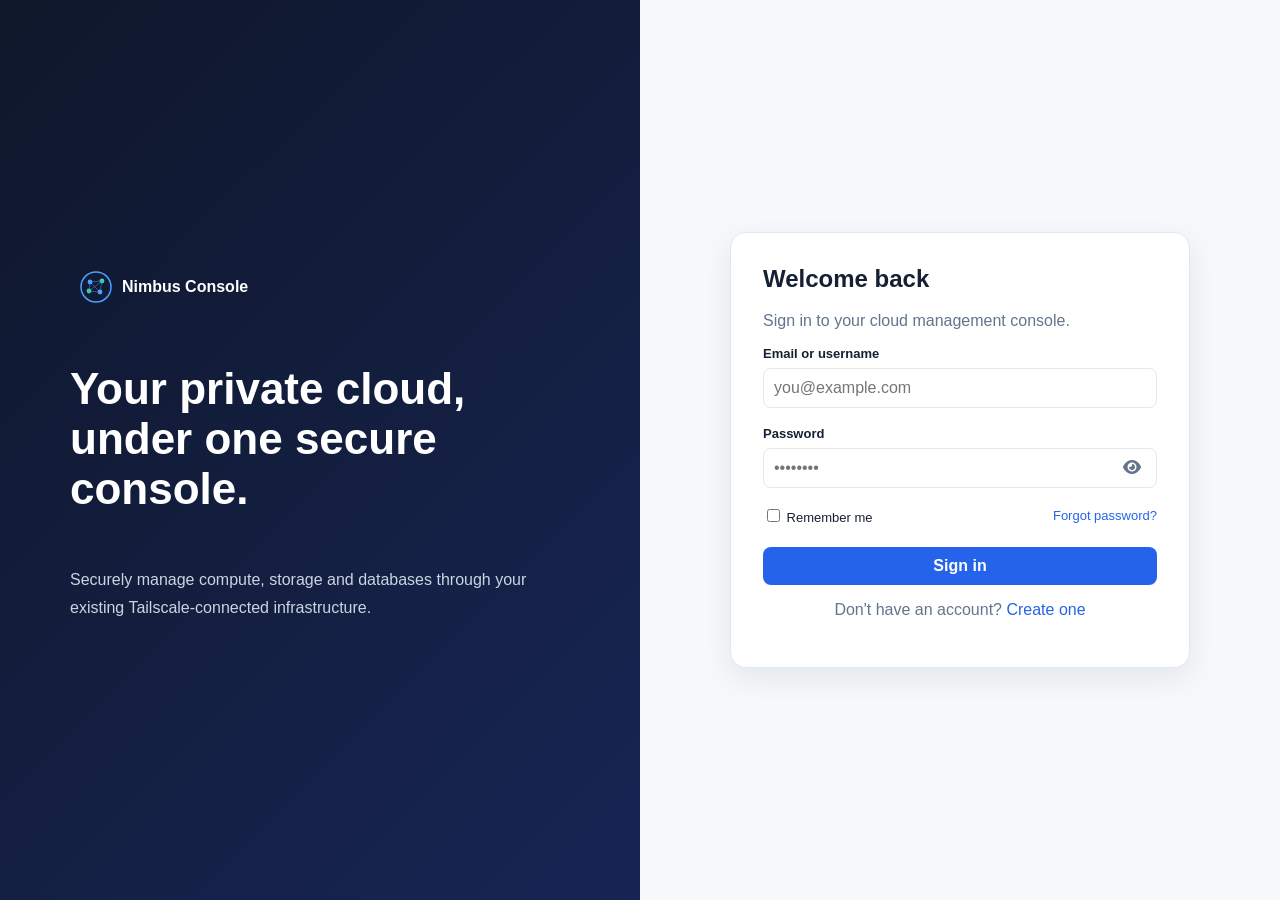
<file: frontend/index.html>
<!DOCTYPE html><html lang="en"><head><meta charset="UTF-8"><meta name="viewport" content="width=device-width,initial-scale=1"><title>Login — Nimbus Console</title><link rel="stylesheet" href="https://cdnjs.cloudflare.com/ajax/libs/font-awesome/6.5.1/css/all.min.css"><link rel="stylesheet" href="css/style.css"><link rel="stylesheet" href="css/auth.css"></head><body class="auth-page"><section class="auth-visual"><div class="sidebar-brand"><svg class="brand-mark" viewBox="0 0 32 32" fill="none" xmlns="http://www.w3.org/2000/svg"><circle cx="16" cy="16" r="15" stroke="currentColor" stroke-width="1.5"/><circle cx="10" cy="11" r="2.4" fill="currentColor"/><circle cx="22" cy="10" r="2.4" fill="#34D399"/><circle cx="20" cy="21" r="2.4" fill="currentColor"/><circle cx="9" cy="20" r="2.4" fill="#34D399"/><path d="M10 11L22 10 20 21 9 20Z M10 11L20 21 M22 10L9 20" stroke="currentColor" stroke-opacity=".45"/></svg><span class="brand-name">Nimbus Console</span></div><h1>Your private cloud, under one secure console.</h1><p>Securely manage compute, storage and databases through your existing Tailscale-connected infrastructure.</p></section><section class="auth-card-wrap"><div class="auth-card"><h2>Welcome back</h2><p style="color:var(--muted)">Sign in to your cloud management console.</p><form id="loginForm"><div class="form-group"><label>Email or username</label><input class="input" id="loginUser" required placeholder="you@example.com"></div><div class="form-group"><label>Password</label><div class="password-wrap"><input class="input" id="loginPassword" type="password" required placeholder="••••••••"><button type="button" class="toggle-pass"><i class="fa-solid fa-eye"></i></button></div></div><div class="auth-row"><label><input type="checkbox"> Remember me</label><a href="#">Forgot password?</a></div><button class="btn btn-primary" style="width:100%;margin-top:22px" type="submit">Sign in</button></form><p style="text-align:center;color:var(--muted)">Don't have an account? <a href="signup.html">Create one</a></p></div></section><script src="js/api.js"></script><script src="js/auth.js"></script></body></html>
</file>
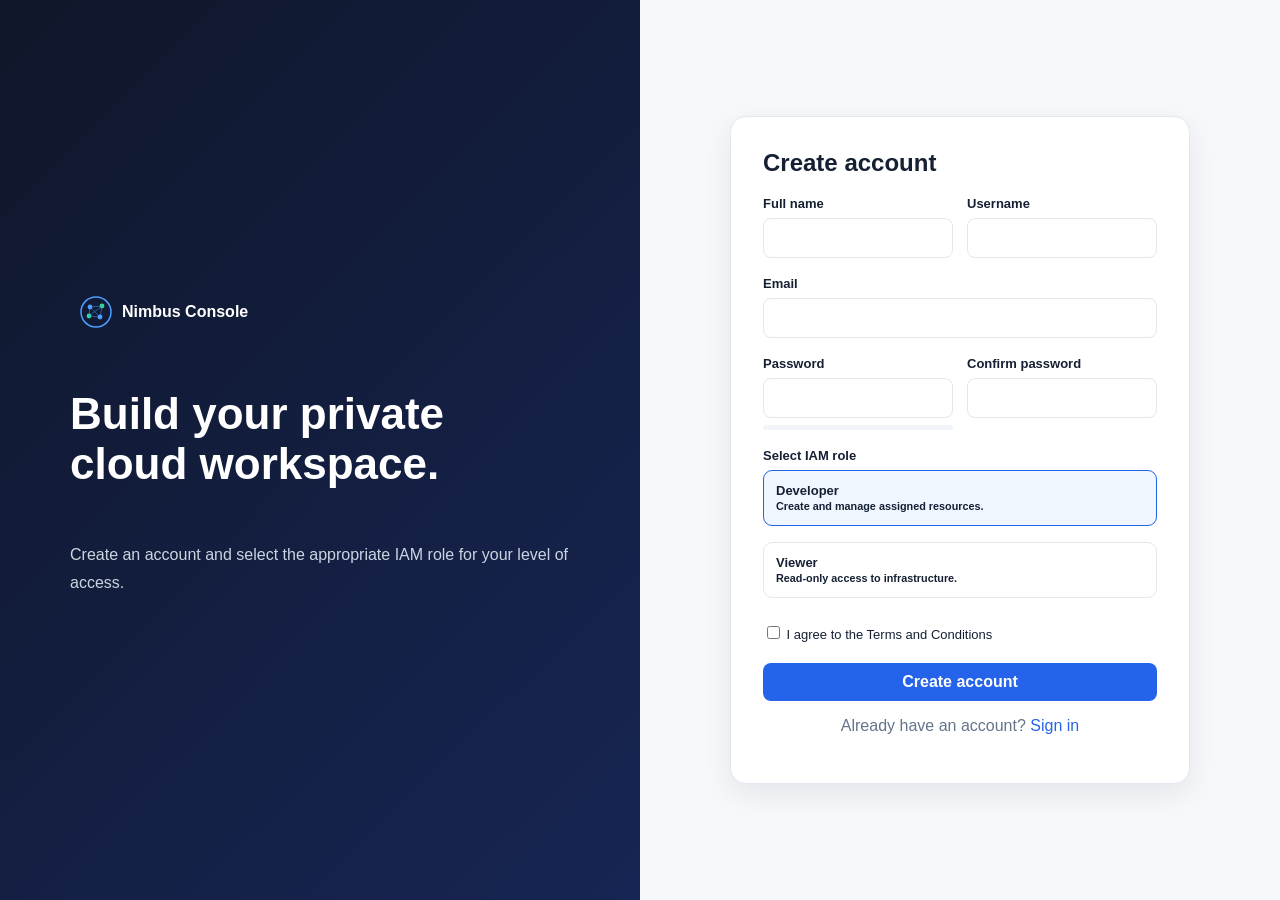
<file: frontend/signup.html>
<!DOCTYPE html><html lang="en"><head><meta charset="UTF-8"><meta name="viewport" content="width=device-width,initial-scale=1"><title>Sign Up — Nimbus Console</title><link rel="stylesheet" href="https://cdnjs.cloudflare.com/ajax/libs/font-awesome/6.5.1/css/all.min.css"><link rel="stylesheet" href="css/style.css"><link rel="stylesheet" href="css/auth.css"></head><body class="auth-page"><section class="auth-visual"><div class="sidebar-brand"><svg class="brand-mark" viewBox="0 0 32 32" fill="none" xmlns="http://www.w3.org/2000/svg"><circle cx="16" cy="16" r="15" stroke="currentColor" stroke-width="1.5"/><circle cx="10" cy="11" r="2.4" fill="currentColor"/><circle cx="22" cy="10" r="2.4" fill="#34D399"/><circle cx="20" cy="21" r="2.4" fill="currentColor"/><circle cx="9" cy="20" r="2.4" fill="#34D399"/><path d="M10 11L22 10 20 21 9 20Z M10 11L20 21 M22 10L9 20" stroke="currentColor" stroke-opacity=".45"/></svg><span class="brand-name">Nimbus Console</span></div><h1>Build your private cloud workspace.</h1><p>Create an account and select the appropriate IAM role for your level of access.</p></section><section class="auth-card-wrap"><div class="auth-card"><h2>Create account</h2><form id="signupForm"><div class="form-row"><div class="form-group"><label>Full name</label><input class="input" id="signupName" required></div><div class="form-group"><label>Username</label><input class="input" id="signupUsername" required></div></div><div class="form-group"><label>Email</label><input class="input" type="email" id="signupEmail" required></div><div class="form-row"><div class="form-group"><label>Password</label><input class="input" type="password" id="signupPassword" required minlength="4" maxlength="128"><div class="strength"><span id="strengthBar"></span></div></div><div class="form-group"><label>Confirm password</label><input class="input" type="password" id="signupConfirm" required minlength="4" maxlength="128"></div></div><div class="form-group"><label>Select IAM role</label><div class="role-options"><label class="role-option selected"><input type="radio" name="role" value="Developer" checked><strong>Developer</strong><br><small>Create and manage assigned resources.</small></label><label class="role-option"><input type="radio" name="role" value="Viewer"><strong>Viewer</strong><br><small>Read-only access to infrastructure.</small></label></div></div><label style="font-size:13px"><input type="checkbox" required> I agree to the Terms and Conditions</label><button class="btn btn-primary" style="width:100%;margin-top:20px">Create account</button></form><p style="text-align:center;color:var(--muted)">Already have an account? <a href="login.html">Sign in</a></p></div></section><script src="js/api.js"></script><script src="js/auth.js"></script></body></html>
</file>
<file: frontend/css/style.css>
:root{--bg:#f6f8fb;--surface:#fff;--surface2:#f1f5f9;--text:#152033;--muted:#64748b;--border:#e2e8f0;--primary:#2563eb;--primary2:#4c9eff;--success:#16a34a;--warning:#d97706;--danger:#dc2626;--sidebar:#0f172a;--shadow:0 10px 30px rgba(15,23,42,.08)}
*{box-sizing:border-box}body{margin:0;font-family:Inter,Segoe UI,Arial,sans-serif;background:var(--bg);color:var(--text)}button,input,select,textarea{font:inherit}button{cursor:pointer}.app-shell{min-height:100vh;display:flex}.sidebar{width:260px;background:var(--sidebar);color:#cbd5e1;padding:18px 14px;display:flex;flex-direction:column;position:fixed;height:100vh;z-index:20;transition:.25s}.sidebar.collapsed{width:78px}.sidebar.collapsed .brand-name,.sidebar.collapsed .nav-label,.sidebar.collapsed .nav-section-label,.sidebar.collapsed .sidebar-user-info,.sidebar.collapsed .logout-btn{display:none}.sidebar-brand{display:flex;align-items:center;gap:10px;padding:8px 10px 24px;color:#4c9eff;font-weight:800}.brand-mark{width:32px;height:32px}.brand-name{color:#fff}.sidebar-nav{flex:1}.nav-section-label{font-size:10px;font-weight:700;letter-spacing:.12em;color:#64748b;padding:12px}.nav-item{display:flex;align-items:center;gap:12px;color:#94a3b8;text-decoration:none;padding:12px;border-radius:9px;margin:3px 0}.nav-item:hover,.nav-item.active{background:#1e293b;color:#fff}.nav-item.active{border-left:3px solid var(--primary2)}.sidebar-footer{border-top:1px solid #1e293b;padding-top:12px}.sidebar-user{display:flex;gap:10px;align-items:center;padding:8px}.avatar{width:34px;height:34px;border-radius:50%;display:grid;place-items:center;background:#2563eb;color:#fff;font-weight:700}.sidebar-user-name{color:#fff;font-size:14px}.sidebar-user-role{font-size:12px;color:#94a3b8}.logout-btn,.sidebar-collapse-btn{width:100%;border:0;background:transparent;color:#94a3b8;text-align:left;padding:11px;border-radius:8px}.logout-btn:hover{background:#1e293b;color:#fff}.sidebar-collapse-btn{color:#64748b}.main-area{margin-left:260px;width:calc(100% - 260px);transition:.25s}.topbar{height:76px;background:var(--surface);border-bottom:1px solid var(--border);padding:0 30px;display:flex;justify-content:space-between;align-items:center;position:sticky;top:0;z-index:10}.topbar-left,.topbar-right{display:flex;align-items:center;gap:14px}.page-title-block h1{margin:0;font-size:18px}.page-title-block p{margin:4px 0 0;color:var(--muted);font-size:12px}.topbar-search{display:flex;align-items:center;gap:8px;background:var(--surface2);padding:9px 12px;border-radius:8px;color:var(--muted)}.topbar-search input{border:0;background:transparent;outline:0;width:150px}.network-pill{font-size:12px;background:#ecfdf5;color:#166534;padding:8px 10px;border-radius:20px}.status-dot{display:inline-block;width:7px;height:7px;background:#22c55e;border-radius:50%;margin-right:5px}.icon-btn{border:0;background:transparent;position:relative;font-size:16px;color:var(--muted);padding:8px}.notif-badge{position:absolute;right:2px;top:2px;background:var(--danger);color:#fff;border-radius:10px;font-size:9px;padding:1px 5px}.dropdown-wrap{position:relative}.profile-trigger{display:flex;align-items:center;gap:6px;cursor:pointer}.dropdown-panel{display:none;position:absolute;right:0;top:48px;width:230px;background:var(--surface);border:1px solid var(--border);border-radius:10px;box-shadow:var(--shadow);padding:8px;z-index:50}.dropdown-panel.show{display:block}.dropdown-item{display:block;width:100%;border:0;background:transparent;text-align:left;padding:10px;color:var(--text);text-decoration:none;border-radius:7px}.dropdown-item:hover{background:var(--surface2)}.dropdown-divider{border-top:1px solid var(--border)}.notif-panel{width:330px}.notif-panel-header{display:flex;justify-content:space-between;align-items:center;padding:8px}.notif-panel-header h3{margin:0;font-size:14px}.notif-mark-read{border:0;background:none;color:var(--primary);font-size:12px}.notif-item{padding:10px;border-top:1px solid var(--border);font-size:13px}.notif-time{color:var(--muted);font-size:11px}.page-content{padding:30px;max-width:1600px;margin:auto}.page-header{display:flex;justify-content:space-between;align-items:center;margin-bottom:22px}.page-header h1{margin:0 0 6px;font-size:26px}.page-header p{margin:0;color:var(--muted)}.panel{background:var(--surface);border:1px solid var(--border);border-radius:12px;box-shadow:0 2px 8px rgba(15,23,42,.03);overflow:hidden}.panel-header{padding:20px;display:flex;justify-content:space-between;align-items:center;border-bottom:1px solid var(--border)}.panel-header h2{margin:0;font-size:17px}.panel-header p{margin:5px 0 0;color:var(--muted);font-size:13px}.btn{border:0;border-radius:8px;padding:10px 14px;font-weight:600}.btn-primary{background:var(--primary);color:#fff}.btn-secondary{background:var(--surface2);color:var(--text);border:1px solid var(--border)}.btn-danger{background:var(--danger);color:#fff}.btn-sm{padding:7px 10px;font-size:12px}.cards-grid{display:grid;grid-template-columns:repeat(4,1fr);gap:18px;margin-bottom:22px}.stat-card{background:var(--surface);border:1px solid var(--border);padding:20px;border-radius:12px}.stat-top{display:flex;justify-content:space-between;color:var(--muted)}.stat-value{font-size:28px;font-weight:800;margin-top:10px}.stat-label{font-size:13px}.stat-icon{width:42px;height:42px;border-radius:10px;display:grid;place-items:center;background:#eff6ff;color:var(--primary)}.table-wrap{overflow:auto}.data-table{width:100%;border-collapse:collapse;min-width:700px}.data-table th,.data-table td{padding:14px 16px;border-bottom:1px solid var(--border);text-align:left;font-size:13px}.data-table th{color:var(--muted);font-size:11px;text-transform:uppercase;letter-spacing:.04em}.badge{padding:5px 8px;border-radius:20px;font-size:11px;font-weight:700}.badge.running,.badge.success{background:#dcfce7;color:#166534}.badge.stopped{background:#e5e7eb;color:#475569}.badge.warning{background:#fef3c7;color:#92400e}.badge.error,.badge.failed{background:#fee2e2;color:#991b1b}.action-row{display:flex;gap:6px;justify-content:flex-end}.action-btn{border:1px solid var(--border);background:var(--surface);padding:7px 8px;border-radius:7px;color:var(--muted)}.action-btn:hover{background:var(--surface2)}.table-toolbar{padding:16px;display:flex;justify-content:space-between;gap:12px;flex-wrap:wrap;border-bottom:1px solid var(--border)}.toolbar-search{display:flex;align-items:center;gap:8px;border:1px solid var(--border);border-radius:8px;padding:8px 10px;color:var(--muted);background:var(--surface)}.toolbar-search input{border:0;outline:0;min-width:220px}.toolbar-filters{display:flex;gap:8px;flex-wrap:wrap}.toolbar-filters select{padding:8px;border:1px solid var(--border);border-radius:7px;background:var(--surface);color:var(--text)}.empty-state{text-align:center;padding:50px;color:var(--muted)}.empty-icon{font-size:32px;color:var(--primary);margin-bottom:10px}.modal-overlay{display:none;position:fixed;inset:0;background:rgba(15,23,42,.55);z-index:100;place-items:center;padding:20px}.modal-overlay.show{display:grid}.modal{width:min(560px,100%);background:var(--surface);border-radius:12px;box-shadow:var(--shadow)}.modal-header,.modal-footer{padding:18px 20px;display:flex;justify-content:space-between;align-items:center}.modal-header{border-bottom:1px solid var(--border)}.modal-footer{border-top:1px solid var(--border);justify-content:flex-end;gap:10px}.modal-header h3{margin:0}.modal-close{border:0;background:none;font-size:20px;color:var(--muted)}.modal-body{padding:20px}.form-group{margin-bottom:15px}.form-group label{display:block;font-size:13px;font-weight:600;margin-bottom:7px}.input,.form-group select,.form-group textarea{width:100%;padding:10px;border:1px solid var(--border);border-radius:8px;background:var(--surface);color:var(--text);outline:0}.form-row{display:grid;grid-template-columns:1fr 1fr;gap:14px}.field-error{display:none;color:var(--danger);font-size:11px;margin-top:5px}.field-error.show{display:block}.tabs{display:flex;gap:4px;border-bottom:1px solid var(--border);margin-bottom:18px}.tab-btn{border:0;background:transparent;padding:12px 16px;color:var(--muted);font-weight:600}.tab-btn.active{color:var(--primary);border-bottom:2px solid var(--primary)}.tab-panel{display:none}.tab-panel.active{display:block}.sql-console{display:flex;min-height:560px}.db-side-nav{width:150px;border-right:1px solid var(--border);padding:14px}.db-side-item{padding:9px;border-radius:6px;font-size:12px}.db-side-item.active{background:var(--surface2)}.sql-editor-wrap{flex:1}.sql-editor-toolbar{display:flex;justify-content:space-between;align-items:center;padding:14px;border-bottom:1px solid var(--border)}.sql-editor-area{display:flex;background:#0f172a;color:#e2e8f0;min-height:180px}.sql-line-numbers{padding:14px 10px;color:#64748b;text-align:right;white-space:pre}.sql-textarea{flex:1;background:transparent;color:#e2e8f0;border:0;outline:0;padding:14px;resize:vertical;min-height:180px;font-family:Consolas,monospace}.sql-status-bar{display:flex;justify-content:space-between;padding:8px 14px;background:var(--surface2);font-size:12px;color:var(--muted)}.sql-error-box{display:none;margin:14px;padding:10px;border-radius:7px;background:#fee2e2;color:#991b1b;font-size:13px}.sql-results-header{padding:16px 14px 0;display:flex;justify-content:space-between}.role-banner{padding:12px 15px;border-radius:9px;background:#eff6ff;color:#1d4ed8;margin-bottom:18px;font-size:13px}.toast-container{position:fixed;right:20px;bottom:20px;z-index:200}.toast{background:#0f172a;color:#fff;padding:12px 16px;border-radius:8px;margin-top:8px;box-shadow:var(--shadow);font-size:13px}.toast.error{background:#991b1b}.toast.success{background:#166534}.storage-meter{padding:20px}.progress{height:10px;background:var(--surface2);border-radius:10px;overflow:hidden}.progress-bar{height:100%;background:var(--primary);border-radius:10px}.upload-zone{margin:16px;border:2px dashed var(--border);border-radius:10px;padding:30px;text-align:center;color:var(--muted)}.upload-zone.dragover{border-color:var(--primary);background:#eff6ff}.folder-grid{display:grid;grid-template-columns:repeat(4,1fr);gap:12px;padding:16px}.folder-card{border:1px solid var(--border);padding:14px;border-radius:9px;background:var(--surface2)}.settings-grid{display:grid;grid-template-columns:repeat(2,1fr);gap:18px}.settings-card{padding:20px}.settings-card h3{margin-top:0}.switch{position:relative;display:inline-block;width:46px;height:24px}.switch input{display:none}.slider{position:absolute;inset:0;background:#cbd5e1;border-radius:20px}.slider:before{content:"";position:absolute;width:18px;height:18px;left:3px;top:3px;background:#fff;border-radius:50%;transition:.2s}.switch input:checked+.slider{background:var(--primary)}.switch input:checked+.slider:before{transform:translateX(22px)}
body.dark{--bg:#0b1120;--surface:#111827;--surface2:#1f2937;--text:#e5e7eb;--muted:#94a3b8;--border:#263244;--sidebar:#020617}.sidebar.collapsed~.main-area{margin-left:78px;width:calc(100% - 78px)}
</file>
<file: frontend/css/auth.css>
.auth-page{min-height:100vh;display:grid;grid-template-columns:1fr 1fr;background:var(--bg)}.auth-visual{background:linear-gradient(135deg,#0f172a,#172554);color:#fff;padding:70px;display:flex;flex-direction:column;justify-content:center}.auth-visual h1{font-size:44px;max-width:500px}.auth-visual p{color:#cbd5e1;max-width:500px;line-height:1.7}.auth-card-wrap{display:grid;place-items:center;padding:30px}.auth-card{width:min(460px,100%);background:var(--surface);border:1px solid var(--border);padding:32px;border-radius:16px;box-shadow:var(--shadow)}.auth-card h2{margin-top:0}.auth-card .form-group{margin-bottom:18px}.auth-card a{color:var(--primary);text-decoration:none}.auth-row{display:flex;justify-content:space-between;align-items:center;font-size:13px}.role-options{display:grid;grid-template-columns:1fr;gap:9px}.role-option{border:1px solid var(--border);padding:12px;border-radius:9px;cursor:pointer}.role-option input{display:none}.role-option.selected{border-color:var(--primary);background:#eff6ff}.password-wrap{position:relative}.password-wrap .toggle-pass{position:absolute;right:10px;top:10px;border:0;background:none;color:var(--muted)}.strength{height:5px;background:var(--surface2);border-radius:5px;margin-top:7px}.strength span{display:block;height:100%;width:0;background:var(--danger);border-radius:5px}@media(max-width:800px){.auth-page{grid-template-columns:1fr}.auth-visual{display:none}}
</file>
